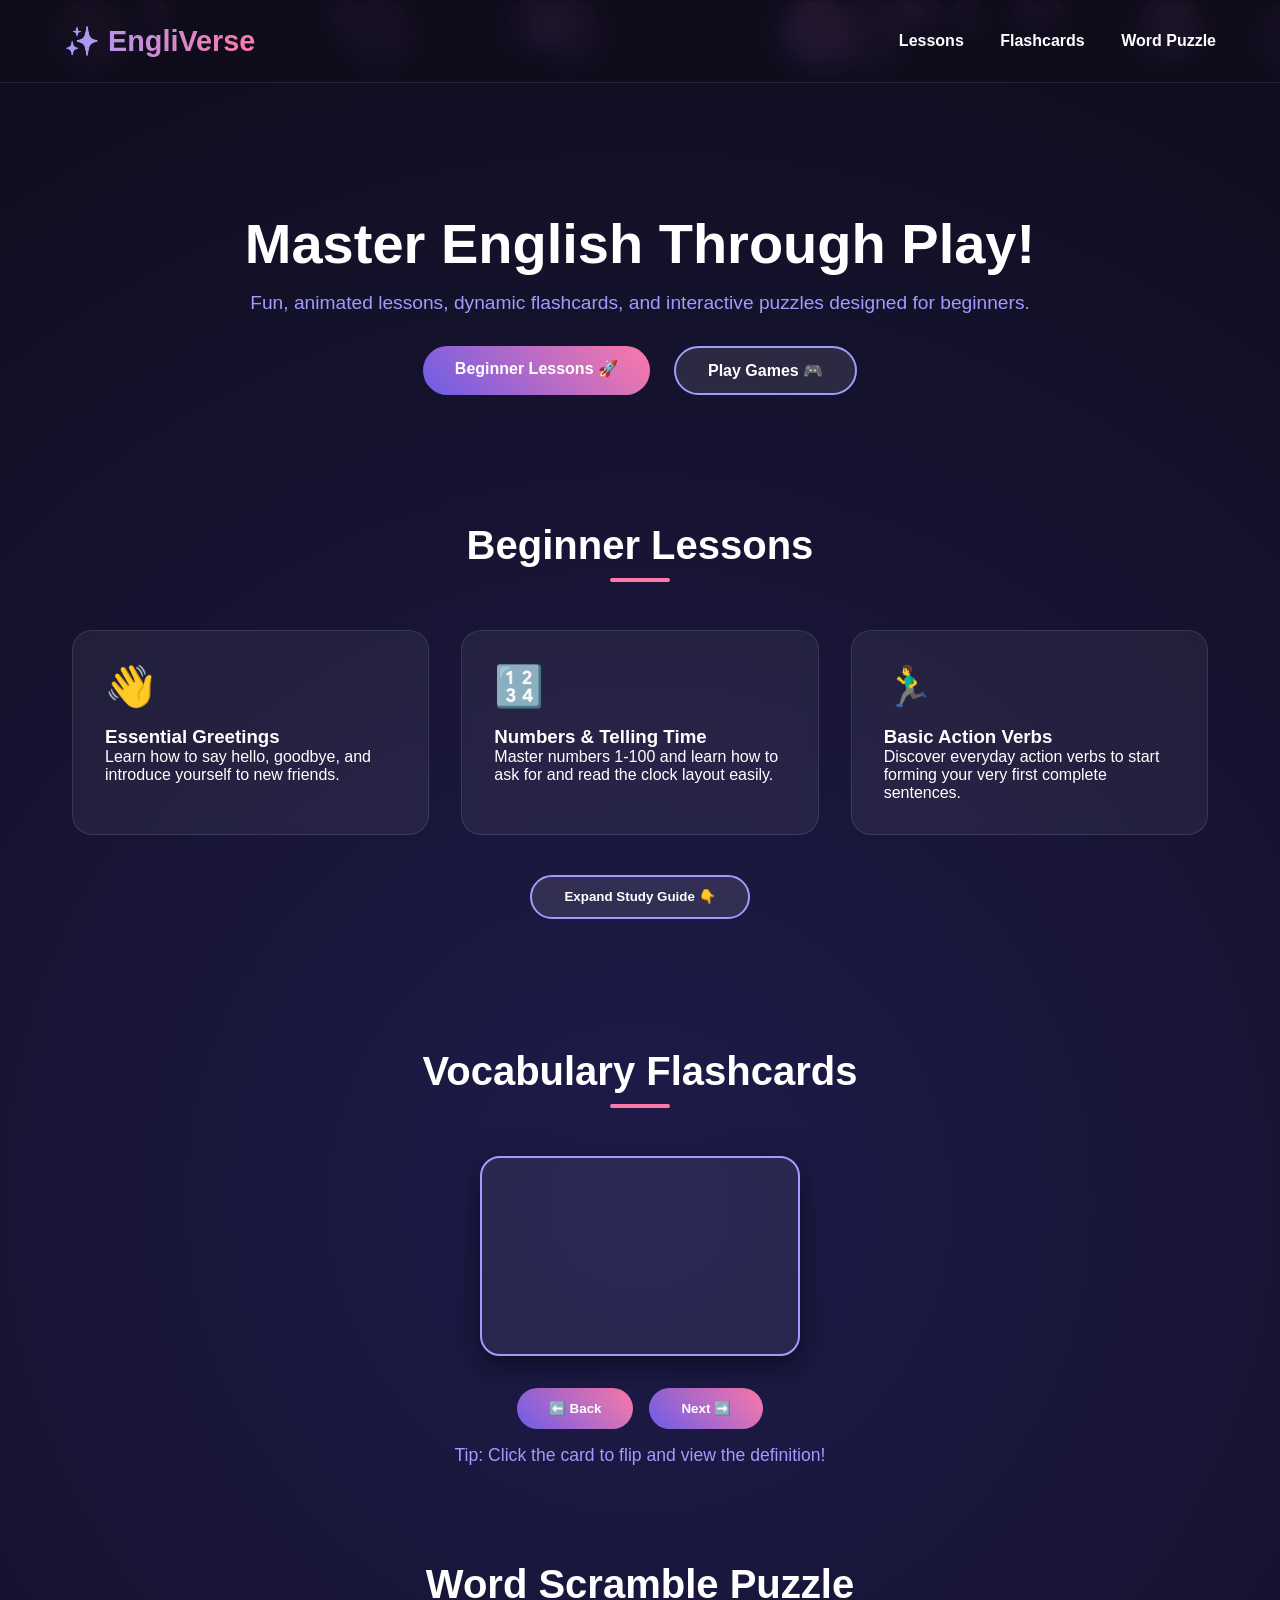
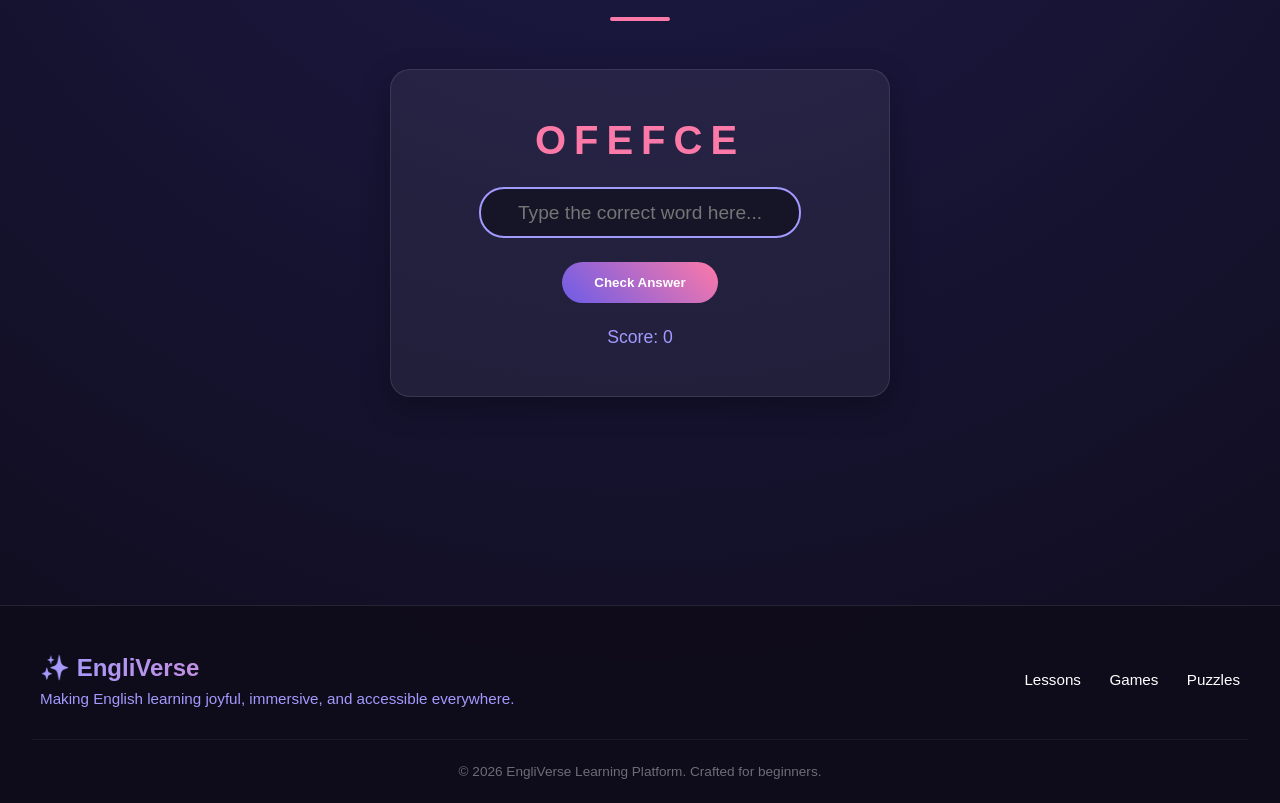
<file: index.html>
<!DOCTYPE html>
<html lang="en">
<head>
    <meta charset="UTF-8">
    <meta name="viewport" content="width=device-width, initial-scale=1.0">
    <title>EngliVerse - Learn & Play</title>
    <link rel="stylesheet" href="style.css">
</head>
<body>

    <div class="bubbles" id="bubbleContainer"></div>

    <nav>
        <div class="logo">✨ EngliVerse</div>
        <div class="nav-links">
            <a href="lessons.html">Lessons</a>
            <a href="#game">Flashcards</a>
            <a href="#puzzle">Word Puzzle</a>
        </div>
    </nav>

    <header>
        <h1>Master English Through Play!</h1>
        <p>Fun, animated lessons, dynamic flashcards, and interactive puzzles designed for beginners.</p>
        <div class="header-buttons">
            <a href="lessons.html" class="btn">Beginner Lessons 🚀</a>
            <a href="#game" class="btn btn-secondary">Play Games 🎮</a>
        </div>
    </header>

    <div class="container">
        
        <section id="lessons">
            <h2>Beginner Lessons</h2>
            <div class="grid-3">
                <div class="card" onclick="openLesson('Greetings', 'Hello! Good Morning! Welcome!<br><br>Use \'Hello\' or \'Hi\' anytime. Use \'Good morning\' before 12 PM, and \'Good evening\' at night!')">
                    <span class="icon">👋</span>
                    <h3>Essential Greetings</h3>
                    <p>Learn how to say hello, goodbye, and introduce yourself to new friends.</p>
                </div>
                <div class="card" onclick="openLesson('Numbers & Time', 'One, Two, Three, Four, Five...<br><br>To ask for time, say: <b>\'What time is it?\'</b><br>Answer: \'It is 3 o\'clock.\'')">
                    <span class="icon">🔢</span>
                    <h3>Numbers & Telling Time</h3>
                    <p>Master numbers 1-100 and learn how to ask for and read the clock layout easily.</p>
                </div>
                <div class="card" onclick="openLesson('Action Verbs', 'Run 🏃‍♂️, Jump 🦘, Eat 🍕, Sleep 😴<br><br>Verbs are action words! Examples:<br>I <b>run</b> everyday.<br>She <b>eats</b> an apple.')">
                    <span class="icon">🏃‍♂️</span>
                    <h3>Basic Action Verbs</h3>
                    <p>Discover everyday action verbs to start forming your very first complete sentences.</p>
                </div>
            </div>

            <div class="lesson-actions">
                <button class="btn btn-secondary" id="learnMoreBtn" onclick="toggleLearnMore()">Expand Study Guide 👇</button>
            </div>

            <div class="learn-more-panel" id="learnMorePanel">
                <h3>💡 Pro Starter Guide</h3>
                <p style="color: var(--secondary); margin-bottom: 1.5rem;">Quick tips to build confidence daily:</p>
                <div class="learn-more-grid">
                    <div class="tip-box">
                        <h4>Speak Out Loud</h4>
                        <p style="font-size: 0.9rem; margin-top: 0.5rem; opacity: 0.8;">Don't just read. Speak words out loud to program muscle memory into your speech.</p>
                    </div>
                    <div class="tip-box">
                        <h4>Label Your Room</h4>
                        <p style="font-size: 0.9rem; margin-top: 0.5rem; opacity: 0.8;">Put sticky notes on your door, mirror, and desk with their English translation equivalents.</p>
                    </div>
                    <div class="tip-box">
                        <h4>Embrace Mistakes</h4>
                        <p style="font-size: 0.9rem; margin-top: 0.5rem; opacity: 0.8;">Making mistakes means you're trying. Every puzzle error is simply data helping you improve.</p>
                    </div>
                </div>
            </div>
        </section>

        <section id="game">
            <h2>Vocabulary Flashcards</h2>
            <div class="game-area">
                <div class="flashcard-inner" id="flashcard" onclick="flipCard()">
                    <span id="cardText">Apple</span>
                </div>
                <div class="game-controls">
                    <button class="btn" onclick="prevCard()">⬅️ Back</button>
                    <button class="btn" onclick="nextCard()">Next ➡️</button>
                </div>
                <div class="score-tracker">Tip: Click the card to flip and view the definition!</div>
            </div>
        </section>

        <section id="puzzle">
            <h2>Word Scramble Puzzle</h2>
            <div class="puzzle-box">
                <div class="scrambled-word" id="scrambledWord">👉 OSHUCE 👈</div>
                <input type="text" id="puzzleInput" placeholder="Type the correct word here...">
                <br>
                <button class="btn" onclick="checkPuzzle()">Check Answer</button>
                <div class="score-tracker" style="margin-top: 1.5rem;">Score: <span id="score">0</span></div>
            </div>
        </section>
    </div>

    <footer>
        <div class="footer-content">
            <div class="footer-info">
                <h3>✨ EngliVerse</h3>
                <p>Making English learning joyful, immersive, and accessible everywhere.</p>
            </div>
            <div class="footer-links">
                <a href="#lessons">Lessons</a>
                <a href="#game">Games</a>
                <a href="#puzzle">Puzzles</a>
            </div>
        </div>
        <div class="footer-bottom">
            &copy; 2026 EngliVerse Learning Platform. Crafted for beginners.
        </div>
    </footer>

    <div class="modal" id="lessonModal">
        <div class="modal-content">
            <span class="close-modal" onclick="closeLesson()">&times;</span>
            <h2 id="modalTitle" style="margin-bottom: 1.5rem;">Lesson Title</h2>
            <p id="modalBody" style="font-size: 1.2rem; line-height: 1.6;"></p>
        </div>
    </div>

    <script src="script.js"></script>
</body>
</html>
</file>
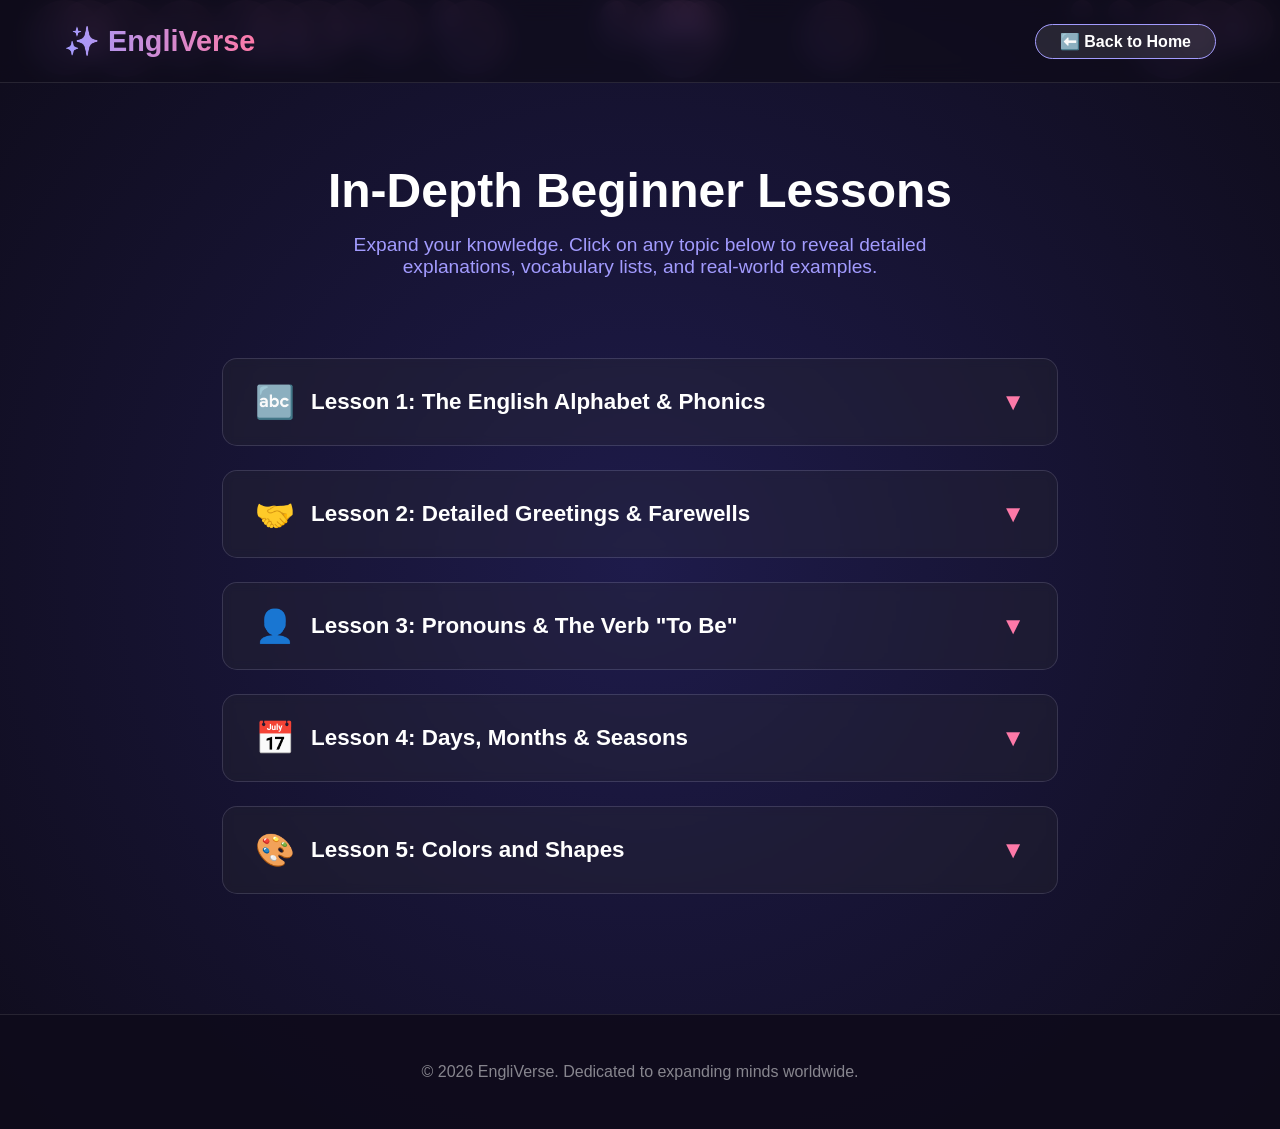
<file: lessons.html>
<!DOCTYPE html>
<html lang="en">
<head>
    <meta charset="UTF-8">
    <meta name="viewport" content="width=device-width, initial-scale=1.0">
    <title>EngliVerse - Detailed Beginner Lessons</title>
    <style>
        :root {
            --primary: #6c5ce7;
            --secondary: #a29bfe;
            --accent: #fd79a8;
            --bg: #0f0c1b;
            --card-bg: rgba(255, 255, 255, 0.06);
            --text: #ffffff;
        }

        * {
            margin: 0;
            padding: 0;
            box-sizing: border-box;
            font-family: 'Segoe UI', Tahoma, Geneva, Verdana, sans-serif;
        }

        body {
            background: radial-gradient(circle at 50% 50%, #1e1b4b 0%, var(--bg) 100%);
            color: var(--text);
            min-height: 100vh;
            overflow-x: hidden;
            scroll-behavior: smooth;
        }

        /* Animated Background Bubbles */
        .bubbles {
            position: fixed;
            top: 0; left: 0; width: 100%; height: 100%;
            z-index: -1;
            pointer-events: none;
        }
        .bubble {
            position: absolute;
            background: linear-gradient(45deg, var(--primary), var(--accent));
            border-radius: 50%;
            opacity: 0.15;
            animation: float 20s infinite linear;
        }

        @keyframes float {
            0% { transform: translateY(100vh) scale(0) rotate(0deg); opacity: 0; }
            50% { opacity: 0.2; }
            100% { transform: translateY(-10vh) scale(1) rotate(360deg); opacity: 0; }
        }

        /* Navigation */
        nav {
            display: flex;
            justify-content: space-between;
            align-items: center;
            padding: 1.5rem 5%;
            background: rgba(15, 12, 27, 0.7);
            backdrop-filter: blur(10px);
            position: sticky;
            top: 0;
            z-index: 100;
            border-bottom: 1px solid rgba(255,255,255,0.1);
        }

        .logo {
            font-size: 1.8rem;
            font-weight: 800;
            background: linear-gradient(to right, var(--secondary), var(--accent));
            -webkit-background-clip: text;
            -webkit-text-fill-color: transparent;
        }

        .nav-links a {
            color: var(--text);
            text-decoration: none;
            margin-left: 2rem;
            font-weight: 600;
            transition: color 0.3s;
        }

        .nav-links a:hover {
            color: var(--accent);
        }

        .btn-back {
            background: rgba(255, 255, 255, 0.1);
            border: 1px solid var(--secondary);
            padding: 0.5rem 1.5rem;
            border-radius: 20px;
            color: white;
            text-decoration: none;
            transition: all 0.3s;
        }

        .btn-back:hover {
            background: var(--secondary);
            color: var(--bg);
        }

        /* Header Section */
        header {
            text-align: center;
            padding: 5rem 2rem 3rem 2rem;
            animation: fadeInDown 1s ease-out;
        }

        h1 {
            font-size: 3rem;
            margin-bottom: 1rem;
        }

        header p {
            font-size: 1.2rem;
            color: var(--secondary);
            max-width: 600px;
            margin: 0 auto;
        }

        /* Lessons Container */
        .container {
            max-width: 900px;
            margin: 0 auto;
            padding: 2rem;
        }

        /* Accordion (Expandable Lessons) Styling */
        .lesson-accordion {
            background: var(--card-bg);
            border: 1px solid rgba(255,255,255,0.1);
            border-radius: 15px;
            margin-bottom: 1.5rem;
            backdrop-filter: blur(5px);
            overflow: hidden;
            transition: all 0.3s ease;
            opacity: 0;
            transform: translateY(20px);
        }

        .lesson-accordion.visible {
            opacity: 1;
            transform: translateY(0);
        }

        .lesson-header {
            padding: 1.5rem 2rem;
            display: flex;
            justify-content: space-between;
            align-items: center;
            cursor: pointer;
            background: rgba(0,0,0,0.2);
            transition: background 0.3s;
        }

        .lesson-header:hover {
            background: rgba(108, 92, 231, 0.2);
        }

        .lesson-title {
            font-size: 1.4rem;
            font-weight: bold;
            display: flex;
            align-items: center;
            gap: 1rem;
        }

        .lesson-icon {
            font-size: 2rem;
        }

        .toggle-icon {
            font-size: 1.5rem;
            color: var(--accent);
            transition: transform 0.4s ease;
        }

        .lesson-content {
            max-height: 0;
            overflow: hidden;
            transition: max-height 0.5s ease-out, padding 0.5s ease;
            background: rgba(255, 255, 255, 0.02);
            line-height: 1.7;
        }

        /* When the accordion is active */
        .lesson-accordion.active .lesson-content {
            max-height: 1500px; /* Large enough to fit content */
            padding: 2rem;
            border-top: 1px solid rgba(255,255,255,0.05);
        }

        .lesson-accordion.active .toggle-icon {
            transform: rotate(180deg);
        }

        /* Inner Content Styling */
        .lesson-content h3 {
            color: var(--secondary);
            margin-top: 1.5rem;
            margin-bottom: 0.5rem;
            font-size: 1.2rem;
            border-bottom: 1px solid rgba(255,255,255,0.1);
            padding-bottom: 0.5rem;
        }

        .lesson-content h3:first-child {
            margin-top: 0;
        }

        .lesson-content ul {
            margin-left: 2rem;
            margin-bottom: 1rem;
            color: #dcdde1;
        }

        .lesson-content li {
            margin-bottom: 0.5rem;
        }

        .vocab-box {
            background: rgba(108, 92, 231, 0.15);
            padding: 1rem;
            border-left: 4px solid var(--primary);
            border-radius: 0 10px 10px 0;
            margin: 1rem 0;
            font-family: monospace;
            font-size: 1.1rem;
        }

        .example-text {
            font-style: italic;
            color: var(--accent);
        }

        /* Footer */
        footer {
            text-align: center;
            padding: 3rem;
            margin-top: 4rem;
            border-top: 1px solid rgba(255,255,255,0.1);
            background: rgba(15, 12, 27, 0.9);
            color: rgba(255,255,255,0.5);
        }

        @keyframes fadeInDown {
            from { opacity: 0; transform: translateY(-30px); }
            to { opacity: 1; transform: translateY(0); }
        }
    </style>
</head>
<body>

    <div class="bubbles" id="bubbleContainer"></div>

    <nav>
        <div class="logo">✨ EngliVerse</div>
        <div class="nav-links">
            <a href="index.html" class="btn-back">⬅️ Back to Home</a>
        </div>
    </nav>

    <header>
        <h1>In-Depth Beginner Lessons</h1>
        <p>Expand your knowledge. Click on any topic below to reveal detailed explanations, vocabulary lists, and real-world examples.</p>
    </header>

    <div class="container" id="lessonsContainer">
        
        <div class="lesson-accordion">
            <div class="lesson-header" onclick="toggleAccordion(this)">
                <div class="lesson-title">
                    <span class="lesson-icon">🔤</span>
                    Lesson 1: The English Alphabet & Phonics
                </div>
                <div class="toggle-icon">▼</div>
            </div>
            <div class="lesson-content">
                <h3>The 26 Letters</h3>
                <p>The English alphabet has 26 letters. They can be written in <strong>Uppercase</strong> (Capital) or <strong>Lowercase</strong> (Small).</p>
                <div class="vocab-box">
                    A B C D E F G H I J K L M N O P Q R S T U V W X Y Z<br>
                    a b c d e f g h i j k l m n o p q r s t u v w x y z
                </div>
                <h3>Vowels vs. Consonants</h3>
                <ul>
                    <li><strong>Vowels:</strong> A, E, I, O, U (These are the most important sounds in English!).</li>
                    <li><strong>Consonants:</strong> All the other letters (B, C, D, F, G, etc.).</li>
                </ul>
                <h3>Practice Reading</h3>
                <p>Try sounding out these simple 3-letter words (Consonant-Vowel-Consonant):</p>
                <ul>
                    <li>C - A - T (Cat) 🐱</li>
                    <li>D - O - G (Dog) 🐶</li>
                    <li>S - U - N (Sun) ☀️</li>
                </ul>
            </div>
        </div>

        <div class="lesson-accordion">
            <div class="lesson-header" onclick="toggleAccordion(this)">
                <div class="lesson-title">
                    <span class="lesson-icon">🤝</span>
                    Lesson 2: Detailed Greetings & Farewells
                </div>
                <div class="toggle-icon">▼</div>
            </div>
            <div class="lesson-content">
                <h3>Formal Greetings (Polite/Professional)</h3>
                <p>Use these when speaking to teachers, bosses, or people you don't know well.</p>
                <ul>
                    <li><strong>Good morning:</strong> Used from sunrise until 12:00 PM (Noon).</li>
                    <li><strong>Good afternoon:</strong> Used from 12:00 PM to roughly 5:00 PM.</li>
                    <li><strong>Good evening:</strong> Used from 5:00 PM until you go to sleep.</li>
                </ul>
                <h3>Informal Greetings (Friends/Family)</h3>
                <ul>
                    <li><span class="example-text">"Hi!"</span> or <span class="example-text">"Hello!"</span></li>
                    <li><span class="example-text">"Hey there!"</span></li>
                    <li><span class="example-text">"What's up?"</span> (A casual way to ask "How are you?")</li>
                </ul>
                <h3>Saying Goodbye</h3>
                <div class="vocab-box">
                    Goodbye / Bye / See you later / Have a good day / Goodnight
                </div>
                <p><em>Note: "Goodnight" is ONLY used when you are leaving to go to sleep, not as a greeting when you arrive somewhere at night.</em></p>
            </div>
        </div>

        <div class="lesson-accordion">
            <div class="lesson-header" onclick="toggleAccordion(this)">
                <div class="lesson-title">
                    <span class="lesson-icon">👤</span>
                    Lesson 3: Pronouns & The Verb "To Be"
                </div>
                <div class="toggle-icon">▼</div>
            </div>
            <div class="lesson-content">
                <h3>What is a Pronoun?</h3>
                <p>A pronoun replaces a person's name so we don't have to repeat it. (e.g., instead of saying "John is tall, John is smart", we say "John is tall, <strong>he</strong> is smart.")</p>
                
                <h3>The Most Important Verb: "To Be"</h3>
                <p>This verb is used to describe age, feelings, nationality, and jobs.</p>
                <div class="vocab-box">
                    <strong>I am</strong> (I am happy) 😊<br>
                    <strong>You are</strong> (You are a student) 📚<br>
                    <strong>He is</strong> (He is my brother) 👨<br>
                    <strong>She is</strong> (She is a doctor) 👩‍⚕️<br>
                    <strong>It is</strong> (It is a dog) 🐕<br>
                    <strong>We are</strong> (We are friends) 🧑‍🤝‍🧑<br>
                    <strong>They are</strong> (They are playing) ⚽
                </div>
                <h3>Contractions (Short Forms)</h3>
                <p>In spoken English, we often combine these words:</p>
                <ul>
                    <li>I am ➔ <strong>I'm</strong></li>
                    <li>She is ➔ <strong>She's</strong></li>
                    <li>They are ➔ <strong>They're</strong></li>
                </ul>
            </div>
        </div>

        <div class="lesson-accordion">
            <div class="lesson-header" onclick="toggleAccordion(this)">
                <div class="lesson-title">
                    <span class="lesson-icon">📅</span>
                    Lesson 4: Days, Months & Seasons
                </div>
                <div class="toggle-icon">▼</div>
            </div>
            <div class="lesson-content">
                <h3>Days of the Week</h3>
                <p>There are 7 days in a week. Note that days of the week are ALWAYS capitalized in English.</p>
                <ul>
                    <li><strong>Weekdays:</strong> Monday, Tuesday, Wednesday, Thursday, Friday</li>
                    <li><strong>Weekend:</strong> Saturday, Sunday</li>
                </ul>
                <div class="vocab-box">
                    Question: <span class="example-text">"What day is it today?"</span><br>
                    Answer: <span class="example-text">"Today is Monday."</span>
                </div>

                <h3>Months of the Year</h3>
                <p>January, February, March, April, May, June, July, August, September, October, November, December.</p>

                <h3>The Four Seasons</h3>
                <ul>
                    <li>🌸 <strong>Spring:</strong> Flowers bloom.</li>
                    <li>☀️ <strong>Summer:</strong> Hot weather.</li>
                    <li>🍂 <strong>Autumn (or Fall):</strong> Leaves change color.</li>
                    <li>❄️ <strong>Winter:</strong> Cold weather, sometimes snow.</li>
                </ul>
            </div>
        </div>

        <div class="lesson-accordion">
            <div class="lesson-header" onclick="toggleAccordion(this)">
                <div class="lesson-title">
                    <span class="lesson-icon">🎨</span>
                    Lesson 5: Colors and Shapes
                </div>
                <div class="toggle-icon">▼</div>
            </div>
            <div class="lesson-content">
                <h3>Primary Colors</h3>
                <ul>
                    <li>🔴 <strong>Red:</strong> Like an apple or a stop sign.</li>
                    <li>🔵 <strong>Blue:</strong> Like the sky or the ocean.</li>
                    <li>🟡 <strong>Yellow:</strong> Like the sun or a banana.</li>
                </ul>
                <h3>Secondary Colors</h3>
                <ul>
                    <li>🟢 <strong>Green:</strong> Blue + Yellow (Like grass).</li>
                    <li>🟠 <strong>Orange:</strong> Red + Yellow (Like the fruit).</li>
                    <li>🟣 <strong>Purple:</strong> Red + Blue (Like grapes).</li>
                    <li>⚫ <strong>Black</strong> & ⚪ <strong>White</strong></li>
                </ul>
                <h3>Basic Shapes</h3>
                <div class="vocab-box">
                    ⭕ Circle (Round, no corners)<br>
                    ⬛ Square (4 equal sides)<br>
                    🔺 Triangle (3 sides)<br>
                    ▭ Rectangle (2 long sides, 2 short sides)
                </div>
                <p><strong>Practice Sentence:</strong> <span class="example-text">"The sun is a yellow circle."</span></p>
            </div>
        </div>

    </div>

    <footer>
        <p>&copy; 2026 EngliVerse. Dedicated to expanding minds worldwide.</p>
    </footer>

    <script>
        /* --- Background Animation setup --- */
        const container = document.getElementById('bubbleContainer');
        for (let i = 0; i < 25; i++) {
            const bubble = document.createElement('div');
            bubble.classList.add('bubble');
            bubble.style.width = bubble.style.height = `${Math.random() * 60 + 20}px`;
            bubble.style.left = `${Math.random() * 100}vw`;
            bubble.style.animationDelay = `${Math.random() * 15}s`;
            bubble.style.animationDuration = `${Math.random() * 10 + 10}s`;
            container.appendChild(bubble);
        }

        /* --- Accordion Toggle Logic --- */
        function toggleAccordion(element) {
            const currentAccordion = element.parentElement;
            const allAccordions = document.querySelectorAll('.lesson-accordion');

            // Close all other accordions to keep the screen clean (Optional)
            allAccordions.forEach(acc => {
                if(acc !== currentAccordion) {
                    acc.classList.remove('active');
                }
            });

            // Toggle the clicked one
            currentAccordion.classList.toggle('active');
        }

        /* --- Scroll Reveal Animation --- */
        const accordions = document.querySelectorAll('.lesson-accordion');
        const revealItems = () => {
            accordions.forEach((acc, index) => {
                const top = acc.getBoundingClientRect().top;
                if (top < window.innerHeight - 50) {
                    // Stagger the animation timing slightly based on index
                    setTimeout(() => {
                        acc.classList.add('visible');
                    }, index * 100);
                }
            });
        };
        
        window.addEventListener('scroll', revealItems);
        window.addEventListener('load', revealItems);
    </script>
</body>
</html>
</file>
<file: style.css>
:root {
    --primary: #6c5ce7;
    --secondary: #a29bfe;
    --accent: #fd79a8;
    --bg: #0f0c1b;
    --card-bg: rgba(255, 255, 255, 0.06);
    --text: #ffffff;
}

* {
    margin: 0;
    padding: 0;
    box-sizing: border-box;
    font-family: 'Segoe UI', Tahoma, Geneva, Verdana, sans-serif;
}

body {
    background: radial-gradient(circle at 50% 50%, #1e1b4b 0%, var(--bg) 100%);
    color: var(--text);
    min-height: 100vh;
    overflow-x: hidden;
    scroll-behavior: smooth;
}

/* Animated Background Bubbles */
.bubbles {
    position: fixed;
    top: 0; 
    left: 0; 
    width: 100%; 
    height: 100%;
    z-index: -1;
    pointer-events: none;
}

.bubble {
    position: absolute;
    background: linear-gradient(45deg, var(--primary), var(--accent));
    border-radius: 50%;
    opacity: 0.15;
    animation: float 20s infinite linear;
}

@keyframes float {
    0% { transform: translateY(100vh) scale(0) rotate(0deg); opacity: 0; }
    50% { opacity: 0.2; }
    100% { transform: translateY(-10vh) scale(1) rotate(360deg); opacity: 0; }
}

/* Navigation */
nav {
    display: flex;
    justify-content: space-between;
    align-items: center;
    padding: 1.5rem 5%;
    background: rgba(15, 12, 27, 0.7);
    backdrop-filter: blur(10px);
    position: sticky;
    top: 0;
    z-index: 100;
    border-bottom: 1px solid rgba(255,255,255,0.1);
}

.logo {
    font-size: 1.8rem;
    font-weight: 800;
    background: linear-gradient(to right, var(--secondary), var(--accent));
    -webkit-background-clip: text;
    -webkit-text-fill-color: transparent;
    animation: pulse 3s infinite;
}

.nav-links a {
    color: var(--text);
    text-decoration: none;
    margin-left: 2rem;
    font-weight: 600;
    transition: color 0.3s;
}

.nav-links a:hover {
    color: var(--accent);
}

/* Hero Section */
header {
    text-align: center;
    padding: 8rem 2rem 5rem 2rem;
    animation: fadeInDown 1s ease-out;
}

h1 {
    font-size: 3.5rem;
    margin-bottom: 1rem;
}

header p {
    font-size: 1.2rem;
    color: var(--secondary);
    margin-bottom: 2rem;
}

.header-buttons {
    display: flex;
    justify-content: center;
    gap: 1.5rem;
    flex-wrap: wrap;
}

.btn {
    background: linear-gradient(45deg, var(--primary), var(--accent));
    color: white;
    padding: 0.8rem 2rem;
    border: none;
    border-radius: 50px;
    font-weight: bold;
    cursor: pointer;
    transition: transform 0.3s, box-shadow 0.3s;
    text-decoration: none;
    display: inline-block;
}

.btn:hover {
    transform: translateY(-3px) scale(1.05);
    box-shadow: 0 10px 20px rgba(108, 92, 231, 0.4);
}

.btn-secondary {
    background: rgba(255, 255, 255, 0.1);
    border: 2px solid var(--secondary);
}

.btn-secondary:hover {
    background: var(--secondary);
    color: #0f0c1b;
}

/* Main Section Container */
.container {
    max-width: 1200px;
    margin: 0 auto;
    padding: 3rem 2rem;
}

section {
    margin-bottom: 6rem;
    opacity: 0;
    transform: translateY(40px);
    transition: all 0.8s ease-out;
}

section.visible {
    opacity: 1;
    transform: translateY(0);
}

h2 {
    font-size: 2.5rem;
    text-align: center;
    margin-bottom: 3rem;
    position: relative;
}

h2::after {
    content: '';
    display: block;
    width: 60px;
    height: 4px;
    background: var(--accent);
    margin: 10px auto 0 auto;
    border-radius: 2px;
}

/* Lessons Styling */
.grid-3 {
    display: grid;
    grid-template-columns: repeat(auto-fit, minmax(300px, 1fr));
    gap: 2rem;
    margin-bottom: 2.5rem;
}

.card {
    background: var(--card-bg);
    border: 1px solid rgba(255,255,255,0.1);
    border-radius: 20px;
    padding: 2rem;
    backdrop-filter: blur(5px);
    transition: transform 0.3s, border-color 0.3s;
    cursor: pointer;
}

.card:hover {
    transform: translateY(-10px);
    border-color: var(--primary);
}

.icon {
    font-size: 2.5rem;
    margin-bottom: 1rem;
    display: inline-block;
}

.lesson-actions {
    text-align: center;
    margin-top: 2rem;
}

/* Learn More Extended Content Panel */
.learn-more-panel {
    max-height: 0;
    overflow: hidden;
    transition: max-height 0.5s ease-out, opacity 0.5s ease-out;
    opacity: 0;
    background: rgba(255, 255, 255, 0.03);
    border-radius: 20px;
    margin-top: 2rem;
    border: 1px solid transparent;
}

.learn-more-panel.open {
    max-height: 800px;
    opacity: 1;
    padding: 2.5rem;
    border-color: rgba(255, 255, 255, 0.1);
}

.learn-more-grid {
    display: grid;
    grid-template-columns: repeat(auto-fit, minmax(250px, 1fr));
    gap: 1.5rem;
    margin-top: 1.5rem;
}

.tip-box {
    background: rgba(108, 92, 231, 0.1);
    padding: 1.5rem;
    border-left: 4px solid var(--primary);
    border-radius: 4px 12px 12px 4px;
}

/* Flashcard Game Styling */
.game-area {
    display: flex;
    flex-direction: column;
    align-items: center;
    justify-content: center;
}

.flashcard-inner {
    width: 320px;
    height: 200px;
    background: var(--card-bg);
    border: 2px solid var(--secondary);
    border-radius: 20px;
    display: flex;
    align-items: center;
    justify-content: center;
    font-size: 2.2rem;
    font-weight: bold;
    cursor: pointer;
    transition: transform 0.6s;
    transform-style: preserve-3d;
    box-shadow: 0 10px 30px rgba(0,0,0,0.5);
    text-align: center;
    padding: 1rem;
}

.flashcard-inner.flipped {
    transform: rotateY(180deg);
    background: linear-gradient(45deg, #2d3436, #0f0c1b);
    color: var(--accent);
}

.game-controls {
    margin-top: 2rem;
    display: flex;
    gap: 1rem;
}

/* Puzzle Styling */
.puzzle-box {
    background: var(--card-bg);
    border: 1px solid rgba(255,255,255,0.1);
    max-width: 500px;
    margin: 0 auto;
    padding: 3rem;
    border-radius: 20px;
    text-align: center;
    box-shadow: 0 10px 30px rgba(0,0,0,0.3);
}

.scrambled-word {
    font-size: 2.5rem;
    letter-spacing: 0.5rem;
    font-weight: bold;
    color: var(--accent);
    margin-bottom: 1.5rem;
    animation: bounce 2s infinite;
}

.puzzle-box input {
    width: 80%;
    padding: 0.8rem 1.5rem;
    border-radius: 25px;
    border: 2px solid var(--secondary);
    background: rgba(0,0,0,0.4);
    color: white;
    font-size: 1.2rem;
    text-align: center;
    margin-bottom: 1.5rem;
    outline: none;
}

.puzzle-box input:focus {
    border-color: var(--accent);
}

.score-tracker {
    margin-top: 1rem;
    font-size: 1.1rem;
    color: var(--secondary);
}

/* Footer Styling */
footer {
    background: rgba(15, 12, 27, 0.95);
    backdrop-filter: blur(10px);
    border-top: 1px solid rgba(255, 255, 255, 0.1);
    padding: 3rem 2rem 1.5rem 2rem;
    margin-top: 4rem;
}

.footer-content {
    max-width: 1200px;
    margin: 0 auto;
    display: flex;
    justify-content: space-between;
    align-items: center;
    flex-wrap: wrap;
    gap: 2rem;
    margin-bottom: 2rem;
}

.footer-info h3 {
    font-size: 1.5rem;
    margin-bottom: 0.5rem;
    background: linear-gradient(to right, var(--secondary), var(--accent));
    -webkit-background-clip: text;
    -webkit-text-fill-color: transparent;
}

.footer-info p {
    color: #a29bfe;
    font-size: 0.95rem;
}

.footer-links a {
    color: var(--text);
    text-decoration: none;
    margin-left: 1.5rem;
    font-size: 0.95rem;
    transition: color 0.3s;
}

.footer-links a:hover {
    color: var(--accent);
}

.footer-bottom {
    text-align: center;
    padding-top: 1.5rem;
    border-top: 1px solid rgba(255, 255, 255, 0.05);
    font-size: 0.85rem;
    color: rgba(255, 255, 255, 0.4);
}

/* Keyframe Animations */
@keyframes fadeInDown {
    from { opacity: 0; transform: translateY(-50px); }
    to { opacity: 1; transform: translateY(0); }
}
@keyframes pulse {
    0%, 100% { opacity: 1; }
    50% { opacity: 0.7; }
}
@keyframes bounce {
    0%, 100% { transform: translateY(0); }
    50% { transform: translateY(-10px); }
}

/* Modal Overlay for Lessons */
.modal {
    position: fixed;
    top: 0; 
    left: 0; 
    width: 100%; 
    height: 100%;
    background: rgba(0,0,0,0.8);
    backdrop-filter: blur(8px);
    display: none;
    justify-content: center;
    align-items: center;
    z-index: 1000;
}

.modal-content {
    background: #1e1b4b;
    padding: 3rem;
    border-radius: 20px;
    max-width: 600px;
    width: 90%;
    border: 2px solid var(--primary);
    text-align: center;
    position: relative;
}

.close-modal {
    position: absolute;
    top: 15px; 
    right: 20px;
    font-size: 2rem; 
    cursor: pointer; 
    color: var(--accent);
}
</file>
